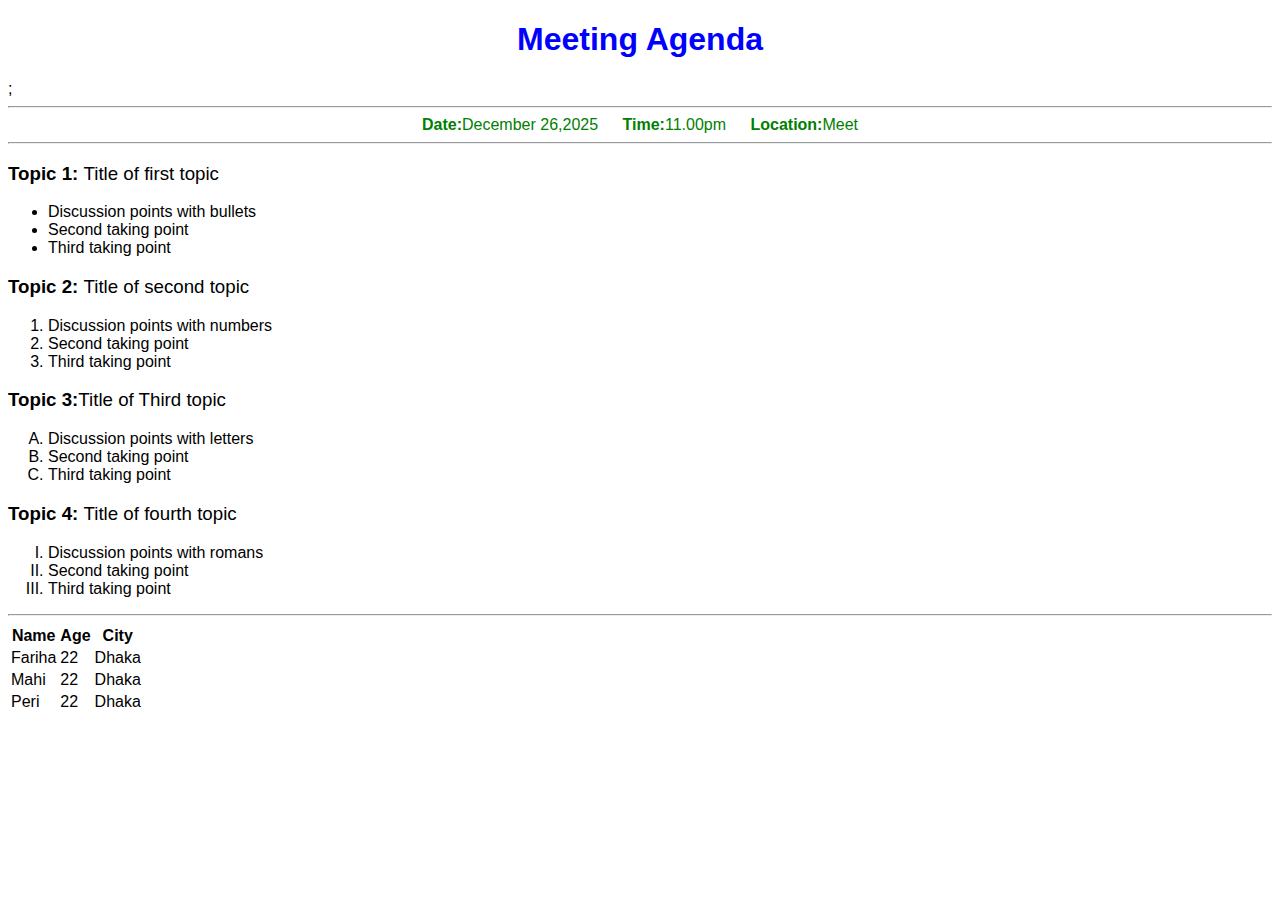
<file: Web_Programming/Mid/Web_practice_fronted/HTML/index.html>
<!DOCTYPE html>
<html lang="en">
<head>
    <meta charset="UTF-8">
    <meta name="viewport" content="width=device-width, initial-scale=1.0">
    <title>HTML Learning</title>
    <style>
        body{
            font-family: Arial;
        }
        h1{
           color: blue;
           text-align:center
        }
        div.infos{
            text-align: center;
            color: green;
        }
        span.info{
            margin: 10px;
        }

        h3 > span{
            font-weight: normal;   
        }
        .letters{
            list-style-type: upper-alpha;
        }
        .romans{
            list-style-type: upper-roman;
        }

    </style>
</head>
<body>
    <h1>Meeting Agenda</h1>;
    <hr>

    <div class="infos"> 
    <span class="info"><strong>Date:</strong>December 26,2025</span>
    <span class="info"><strong>Time:</strong>11.00pm</span>
    <span class="info"><strong>Location:</strong>Meet</span>
    </div>

    <!-- <p style="font-family: Times New Roman;">please come in home</p> -->
    <hr>


    <h3>Topic 1: <span>Title of first topic</span> </h3>
    <ul>
        <li>Discussion points with bullets</li>
        <li>Second taking point</li>
        <li>Third taking point</li>
    </ul>

    <h3>Topic 2: <span>Title of second topic</span></h3>
    <ol>
        <li>Discussion points with numbers</li>
        <li>Second taking point</li>
        <li>Third taking point</li>
    </ol>

    <h3>Topic 3:<span>Title of Third topic</span> </h3>
    <ol class="letters">
        <li>Discussion points with letters</li>
        <li>Second taking point</li>
        <li>Third taking point</li>
    </ol>

    <h3>Topic 4: <span>Title of fourth topic</span> </h3>
    <ol class="romans">
        <li>Discussion points with romans</li>
        <li>Second taking point</li>
        <li>Third taking point</li>
    </ol>
    <hr>

<table>
    <thead>
        <tr>
            <th>Name</th>
            <th>Age</th>
            <th>City</th>
        </tr>
    </thead>
    <tbody>
        <tr>
            <td>Fariha</td>
            <td>22</td>
            <td>Dhaka</td>
        </tr>
        <tr>
            <td>Mahi</td>
            <td>22</td>
            <td>Dhaka</td>
        </tr>
        <tr>
            <td>Peri</td>
            <td>22</td>
            <td>Dhaka</td>
        </tr>
    </tbody>
</table>

</body>
</html>
</file>
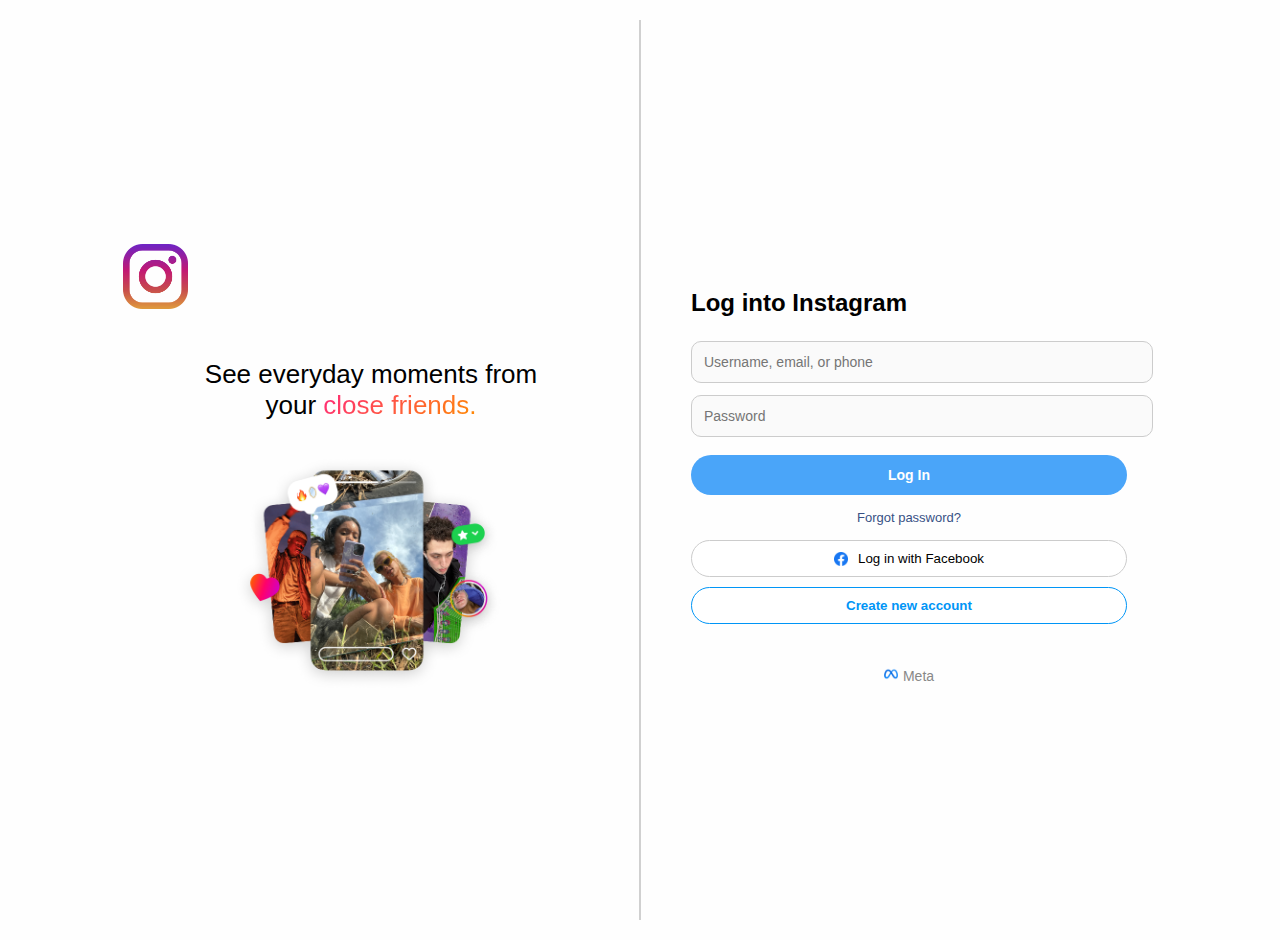
<file: Web_Programming/Instagram fronted making/project/home.html>
<!DOCTYPE html>
<html lang="en">
  <head>
    <meta charset="UTF-8" />
    <meta name="viewport" content="width=device-width, initial-scale=1.0" />
    <title>IG Login Page</title>
    <link rel="stylesheet" href="style.css" />
  </head>
  <body>
    <div class="main-wrapper">
      <div class="left-panel">
        <img src="insta_icon.png" alt="Instagram Logo" class="logo-img" />
        <p class="slogan">
          See everyday moments from <br />
          your <span class="highlighted-text">close friends.</span>
        </p>
        <img src="page.png" alt="Landing Image" class="hero-img" />
      </div>
      <div class="divider"></div>
      <div class="right-panel">
        <div class="form-wrapper">
          <h2>Log into Instagram</h2>
          <input
            type="text"
            placeholder="Username, email, or phone"
            class="text-field"
          />
          <input type="password" placeholder="Password" class="text-field" />
          <button class="primary-btn">Log In</button>
          <p class="recover">Forgot password?</p>
          <button class="facebook-btn">
            <img src="fb_icon.png" alt="Facebook Logo" /> Log in with Facebook
          </button>
          <button class="signup-btn">Create new account</button>
        </div>
        <p class="brand-meta"><img src="meta_icon.png" alt="Meta" />Meta</p>
      </div>
    </div>
  </body>
</html>
</file>
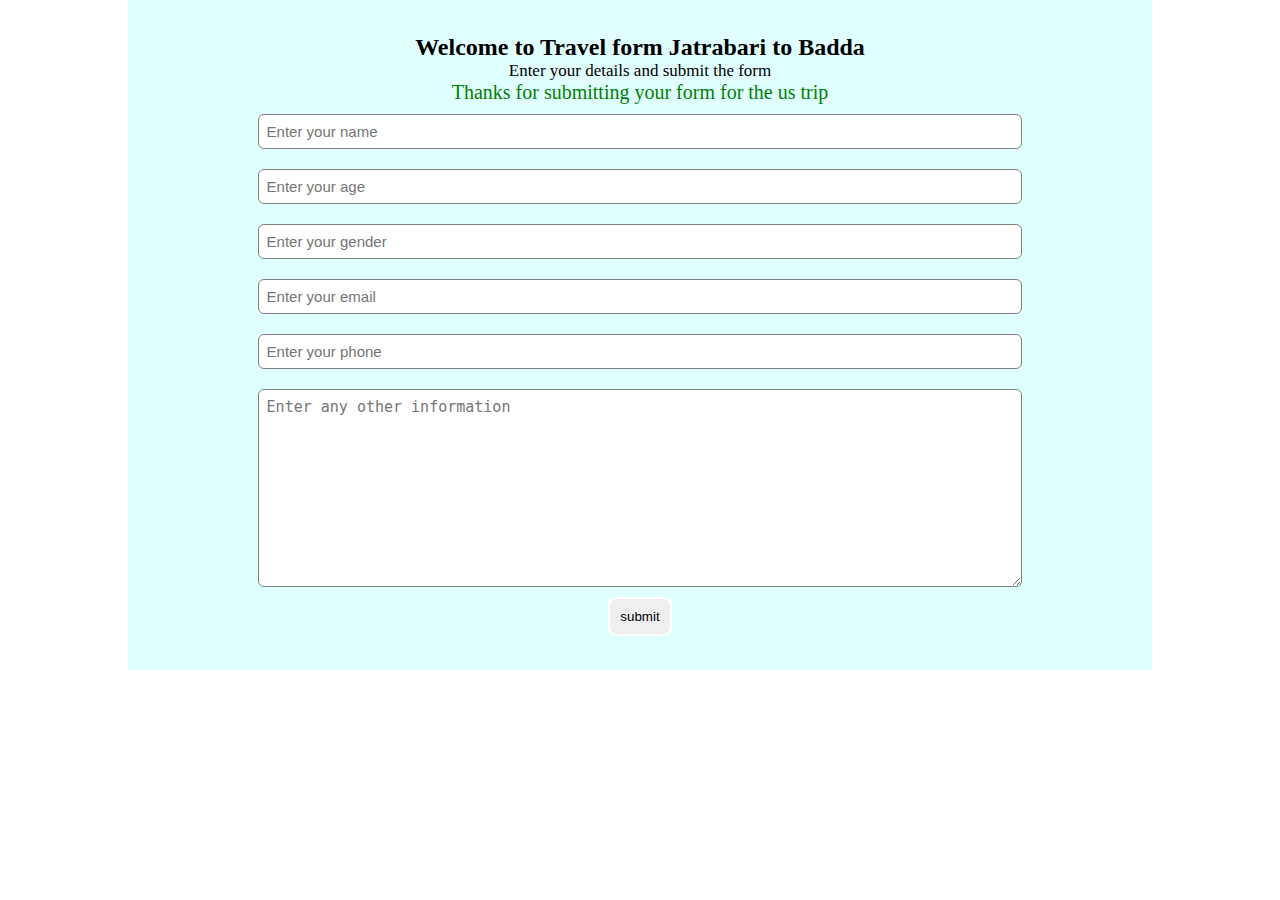
<file: Web_Programming/PHP_and_form/Project_form_making/_index.html>
<!DOCTYPE html>
<html lang="en">
<head>
    <meta charset="UTF-8">
    <meta name="viewport" content="width=device-width, initial-scale=1.0">
    <title>Welcome to Travel form</title>
    <link rel="stylesheet" href="style.css">
</head>

<body>
    <div class ="container">
        <h2>Welcome to Travel form Jatrabari to Badda</h2>
        <P>Enter your details and submit the form</P>
        <p class="submitmsg">Thanks for submitting your form for the us trip</p>
       <form action="index.php" method="post">
        <input type="text" name="name" id="name" placeholder="Enter your name">
        <input type="text" name="Age" id="Age" placeholder="Enter your age">
        <input type="text" name="gender" id="gender" placeholder="Enter your gender">
        <input type="email" name="email" id="email" placeholder="Enter your email">
        <input type="phone" name="phone" id="phone" placeholder="Enter your phone">
        <textarea name="desc" id="desc" cols="20" rows="10" placeholder="Enter any other information"></textarea>
        <button class="btn">submit</button>
        
       </form>

    </div>
</body>
</html>
</file>
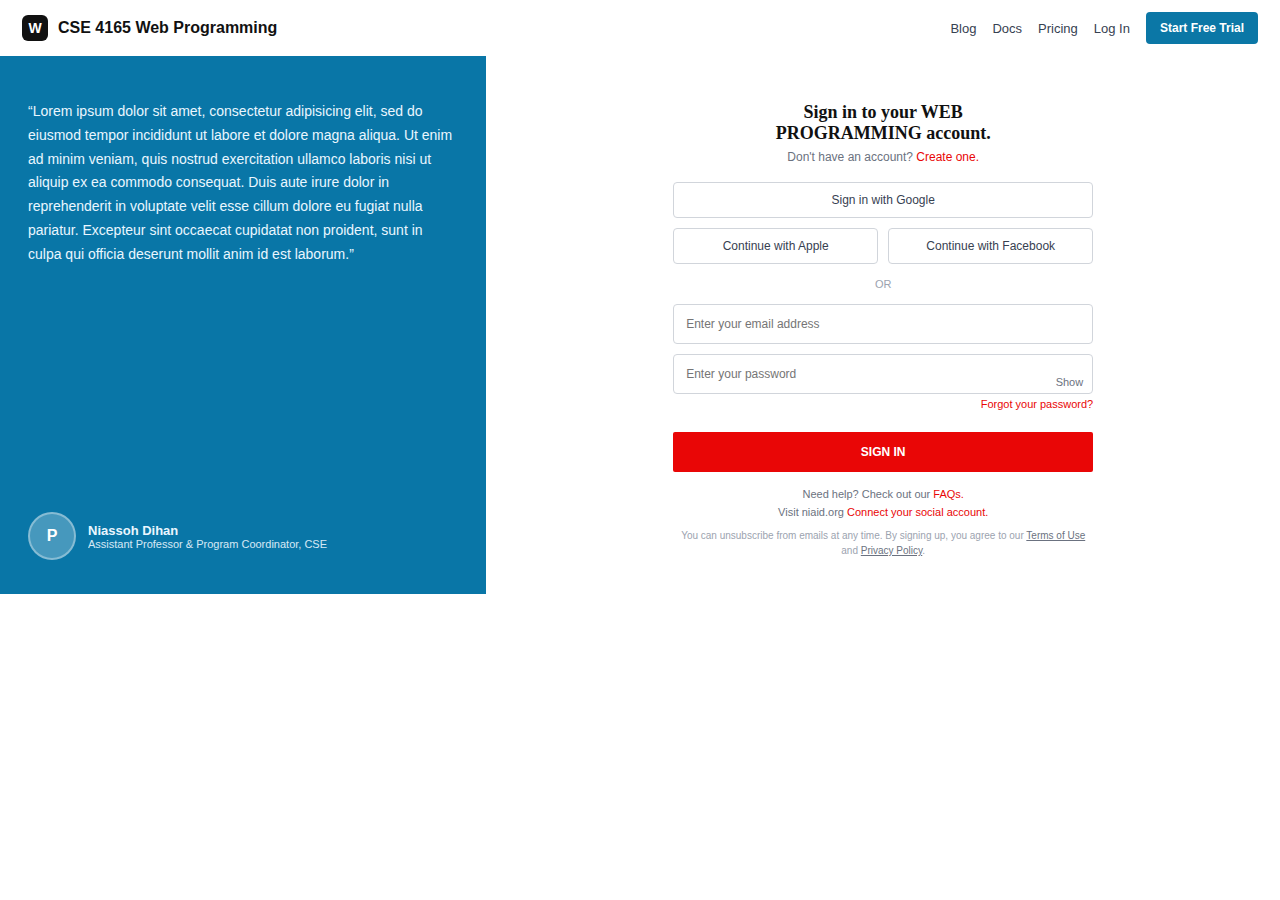
<file: Web_Programming/Mid/251_Q2/251_Q2/Q2.html>
<!DOCTYPE html>
<html lang="en">
<head>
  <meta charset="UTF-8" />
  <meta name="viewport" content="width=device-width, initial-scale=1.0" />
  <title>Web Programming - Sign In</title>
  <style>
    *{box-sizing:border-box;margin:0;padding:0;font-family:Arial,Helvetica,sans-serif;}
    body{background:#fff;color:#111;}

    /* ===== Top Bar ===== */
    .topbar{
      height:56px;
      display:flex;
      align-items:center;
      justify-content:space-between;
      padding:0 22px;
      /*border-bottom:1px solid #e5e7eb;*/
      background:#fff;
    }
    .brand{
      display:flex;
      align-items:center;
      gap:10px;
      font-weight:700;
      color:#111;
    }
    .logo-box{
      width:26px;height:26px;
      border-radius:6px;
      background:#111;
      display:flex;align-items:center;justify-content:center;
      color:#fff;font-size:14px;
    }
    .nav{
      display:flex;
      align-items:center;
      gap:16px;
      font-size:13px;
      color:#374151;
    }
    .nav a{
      text-decoration:none;
      color:#374151;
    }
    .nav a:hover{ text-decoration:underline; }
    .btn-trial{
      border:none;
      background:#0b77a6;
      color:#fff;
      padding:9px 14px;
      border-radius:4px;
      font-size:12px;
      cursor:pointer;
      font-weight:600;
    }

    /* ===== Main Split ===== */
    .wrap{
      display:flex;
    }
    .left{
      width:38%;
      background:#0976a7;
      color:#eaf6ff;
      padding:34px 28px;
      display:flex;
      flex-direction:column;
      justify-content:space-between;
    }
    .left p{
      line-height:1.7;
      font-size:14px;
      margin-top:10px;
    }
    .profile{
      display:flex;
      align-items:center;
      gap:12px;
      margin-top:22px;
    }
    .avatar{
      width:48px;height:48px;
      border-radius:50%;
      background:rgba(255,255,255,0.25);
      border:2px solid rgba(255,255,255,0.35);
      display:flex;align-items:center;justify-content:center;
      font-weight:700;
      color:#fff;
    }
    .profile .name{ font-weight:700; font-size:13px; }
    .profile .role{ font-size:11px; opacity:0.9; }

    .right{
      flex:1;
      display:flex;
      justify-content:center;
      padding:36px 24px;
      background:#fff;
    }
    .card{
      width:420px;
      text-align:center;
      padding-top:10px;
    }

    .card h2{
      font-family: "Times New Roman", Times, serif;
      font-size:18px;
      margin-bottom:6px;
      font-weight:700;
    }
    .sub{
      font-size:12px;
      color:#6b7280;
      margin-bottom:18px;
    }
    .sub a{ color:#e90606; text-decoration:none; }
    .sub a:hover{ text-decoration:underline; }

    /* Social buttons */
    .btn-wide{
      width:100%;
      border:1px solid #d1d5db;
      background:#fff;
      padding:10px 12px;
      border-radius:4px;
      font-size:12px;
      cursor:pointer;
      display:flex;
      align-items:center;
      justify-content:center;
      gap:10px;
      color:#374151;
      margin-bottom:10px;
    }
    .icon{
      width:16px;height:16px;border-radius:3px;
      background:#e5e7eb;
      display:inline-block;
    }
    .row-2{
      display:flex;
      gap:10px;
      margin-bottom:12px;
    }
    .row-2 .btn-wide{ margin-bottom:0; }

    .or{
      display:flex;
      align-items:center;
      justify-content: center;
      gap:10px;
      color:#9ca3af;
      font-size:11px;
      margin:14px 0;
    }


    /* Inputs */
    .field{
      width:100%;
      margin-bottom:10px;
      text-align:left;
    }
    .input{
      width:100%;
      height:40px;
      border:1px solid #d1d5db;
      border-radius:4px;
      padding:0 12px;
      font-size:12px;
      outline:none;
    }
    .input:focus{
      border-color:#9ca3af;
      box-shadow:0 0 0 2px rgba(156,163,175,0.2);
    }

    .pw-row{
      position:relative;
    }
    .show{
      position:absolute;
      right:10px;
      top:50%;
      transform:translateY(-50%);
      font-size:11px;
      color:#6b7280;
      cursor:pointer;
    }

    .forgot{
      text-align:right;
      font-size:11px;
      margin-top:4px;
    }
    .forgot a{ color:#e90606; text-decoration:none; }
    .forgot a:hover{ text-decoration:underline; }

    .btn-signin{
      width:100%;
      height:40px;
      border:none;
      background:#e90606;
      color:#fff;
      font-weight:700;
      font-size:12px;
      border-radius:2px;
      cursor:pointer;
      margin:12px 0 10px;
    }

    .help{
      font-size:11px;
      color:#6b7280;
      margin:6px 0;
    }
    .help a{ color:#e90606; text-decoration:none; }
    .help a:hover{ text-decoration:underline; }

    .terms{
      margin-top:10px;
      font-size:10px;
      color:#9ca3af;
      line-height:1.5;
    }
    .terms a{ color:#6b7280; text-decoration:underline; }

  </style>
</head>
<body>

  <!-- Top Bar -->
  <div class="topbar">
    <div class="brand">
      <div class="logo-box">W</div>
      <div>CSE 4165 Web Programming</div>
    </div>

    <div class="nav">
      <a href="#">Blog</a>
      <a href="#">Docs</a>
      <a href="#">Pricing</a>
      <a href="#">Log In</a>
      <button class="btn-trial">Start Free Trial</button>
    </div>
  </div>

  <!-- Main -->
  <div class="wrap">
    <!-- Left panel -->
    <div class="left">
      <div>
        <p>
          “Lorem ipsum dolor sit amet, consectetur adipisicing elit, sed do eiusmod tempor
          incididunt ut labore et dolore magna aliqua. Ut enim ad minim veniam, quis nostrud
          exercitation ullamco laboris nisi ut aliquip ex ea commodo consequat. Duis aute
          irure dolor in reprehenderit in voluptate velit esse cillum dolore eu fugiat nulla
          pariatur. Excepteur sint occaecat cupidatat non proident, sunt in culpa qui officia
          deserunt mollit anim id est laborum.”
        </p>
      </div>

      <div class="profile">
        <div class="avatar">P</div>
        <div>
          <div class="name">Niassoh Dihan</div>
          <div class="role">Assistant Professor &amp; Program Coordinator, CSE</div>
        </div>
      </div>
    </div>

    <!-- Right panel -->
    <div class="right">
      <div class="card">
        <h2>Sign in to your WEB<br/>PROGRAMMING account.</h2>
        <div class="sub">
          Don't have an account? <a href="#">Create one.</a>
        </div>

        <button class="btn-wide">
          Sign in with Google
        </button>

        <div class="row-2">
          <button class="btn-wide"> Continue with Apple</button>
          <button class="btn-wide"> Continue with Facebook</button>
        </div>

        <div class="or"> OR </div>

        <div class="field">
          <input class="input" type="email" placeholder="Enter your email address" />
        </div>

        <div class="field pw-row">
          <input class="input" type="password" placeholder="Enter your password" />
          <div class="show">Show</div>
          <div class="forgot"><a href="#">Forgot your password?</a></div>
        </div>

        <button class="btn-signin">SIGN IN</button>

        <div class="help">
          Need help? Check out our <a href="#">FAQs.</a>
        </div>
        <div class="help">
          Visit niaid.org <a href="#">Connect your social account.</a>
        </div>

        <div class="terms">
          You can unsubscribe from emails at any time. By signing up, you agree to our
          <a href="#">Terms of Use</a> and <a href="#">Privacy Policy</a>.
        </div>
      </div>
    </div>
  </div>

</body>
</html>
</file>
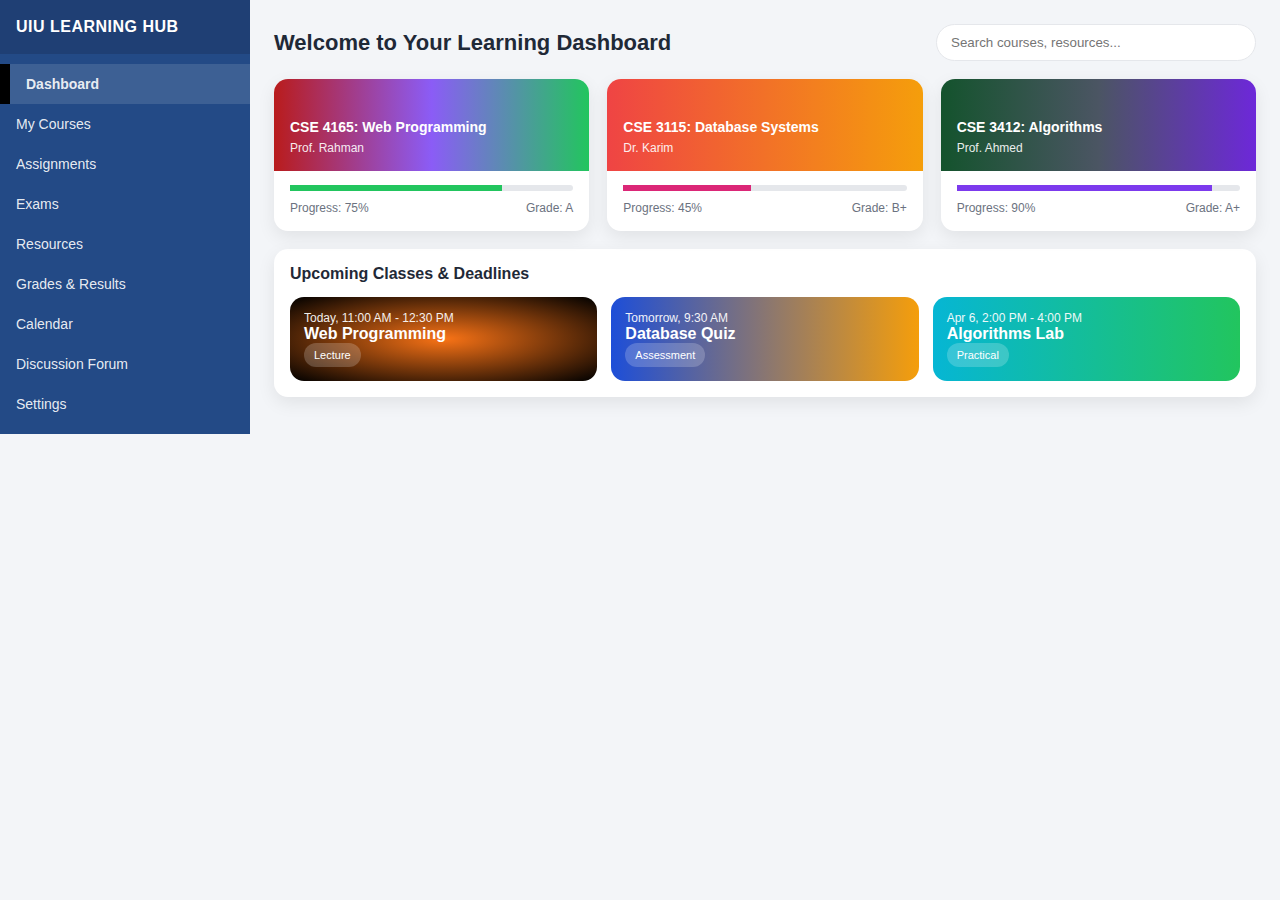
<file: Web_Programming/Mid/252_Q1/252_Q1/course.html>
<!DOCTYPE html>
<html lang="en">
<head>
  <meta charset="UTF-8" />
  <meta name="viewport" content="width=device-width, initial-scale=1.0" />
  <title>UIU Learning Hub</title>
  <link rel="stylesheet" href="course.css" />
</head>
<body>

  <div class="app">

    <!-- Sidebar -->
    <div class="sidebar">
      <div class="brand">UIU LEARNING HUB</div>

      <div class="nav">
        <a class="nav-item active" href="#">Dashboard</a>
        <a class="nav-item" href="#">My Courses</a>
        <a class="nav-item" href="#">Assignments</a>
        <a class="nav-item" href="#">Exams</a>
        <a class="nav-item" href="#">Resources</a>
        <a class="nav-item" href="#">Grades & Results</a>
        <a class="nav-item" href="#">Calendar</a>
        <a class="nav-item" href="#">Discussion Forum</a>
        <a class="nav-item" href="#">Settings</a>
      </div>
    </div>

    <!-- Main -->
    <div class="main">

      <!-- Top bar -->
      <div class="topbar">
        <div class="title">Welcome to Your Learning Dashboard</div>
        <div class="search">
          <input type="text" placeholder="Search courses, resources..." />
        </div>
      </div>

      <!-- Courses -->
      <div class="course-grid">

        <div class="course-card">
          <div class="course-hero hero-1">
            <div class="course-name">CSE 4165: Web Programming</div>
            <div class="course-teacher">Prof. Rahman</div>
          </div>
          <div class="course-body">
            <div class="bar"><span style="width:75%"></span></div>
            <div class="meta">
              <div>Progress: 75%</div>
              <div>Grade: A</div>
            </div>
          </div>
        </div>

        <div class="course-card">
          <div class="course-hero hero-2">
            <div class="course-name">CSE 3115: Database Systems</div>
            <div class="course-teacher">Dr. Karim</div>
          </div>
          <div class="course-body">
            <div class="bar"><span style="width:45%"></span></div>
            <div class="meta">
              <div>Progress: 45%</div>
              <div>Grade: B+</div>
            </div>
          </div>
        </div>

        <div class="course-card">
          <div class="course-hero hero-3">
            <div class="course-name">CSE 3412: Algorithms</div>
            <div class="course-teacher">Prof. Ahmed</div>
          </div>
          <div class="course-body">
            <div class="bar"><span style="width:90%"></span></div>
            <div class="meta">
              <div>Progress: 90%</div>
              <div>Grade: A+</div>
            </div>
          </div>
        </div>

      </div>

      <!-- Upcoming section -->
      <div class="panel">
        <div class="panel-title">Upcoming Classes & Deadlines</div>

        <div class="upcoming-grid">
          <div class="up-card up-1">
            <div class="up-time">Today, 11:00 AM - 12:30 PM</div>
            <div class="up-title">Web Programming</div>
            <div class="pill">Lecture</div>
          </div>

          <div class="up-card up-2">
            <div class="up-time">Tomorrow, 9:30 AM</div>
            <div class="up-title">Database Quiz</div>
            <div class="pill">Assessment</div>
          </div>

          <div class="up-card up-3">
            <div class="up-time">Apr 6, 2:00 PM - 4:00 PM</div>
            <div class="up-title">Algorithms Lab</div>
            <div class="pill">Practical</div>
          </div>
        </div>
      </div>

    </div>
  </div>

</body>
</html>
</file>
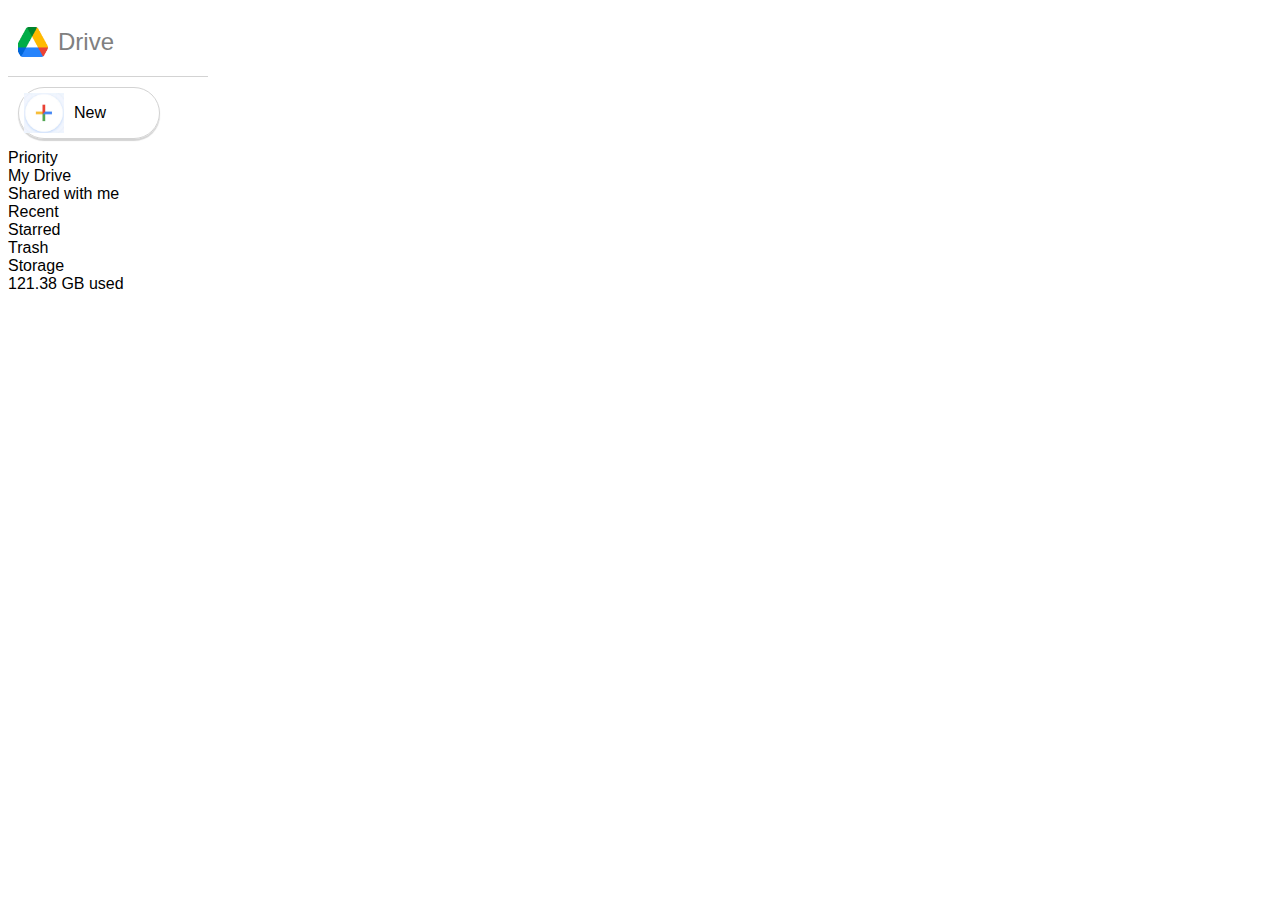
<file: Web_Programming/Mid/Web_practice_fronted/HTML/drive.html>
<!DOCTYPE html>
<html lang="en">
<head>
    <meta charset="UTF-8">
    <meta name="viewport" content="width=device-width, initial-scale=1.0">
    <title>Drive Template</title>

    <style type="text/css">
        body{
            font-family: Arial;
        }
        .container{
                display: flex;
                flex-direction: column;
                width: 200px;
            }
        .container > .title{
            display: flex;
            flex-direction: row;
            align-items: center;;
        }
        .container > .title h2{
            font-weight: normal;
            color: gray;
        }
        .container > .title img{
            margin: 10px;
        }
        .title{
            border-bottom: 1px solid lightgray;
        }

        .container > .button{
            display: flex;
            margin: 10px;
            align-items: center;
            border: 1px solid lightgrey;
            border-radius: 30px;
            width: 130px;
            padding: 5px;
            box-shadow: 0px 2px 1px lightgray;
        }
        .container > .button span{
            margin: 10px;
            flex-grow: 1;
            /* text-align: center; */
        }
    </style>

</head>
<body>
    <div class="container">

        <div class="title">
            <img src="drivelogo.png" alt="Error" height="30px" width="30px">
            <h2>Drive</h2>
        </div>

        <div class="button">
            <img src="driveplus.png" height="40px" width="40px">
            <!-- <img src="driveplus.png" alt="Error" > -->
            <span>New</span>
        </div>

        <div>Priority</div>
        <div>My Drive</div>
        <div>Shared with me</div>
        <div>Recent</div>
        <div>Starred</div>
        <div>Trash</div>
        <div>Storage</div>
        <div>121.38 GB used</div>
    </div>
</body>
</html>
</file>
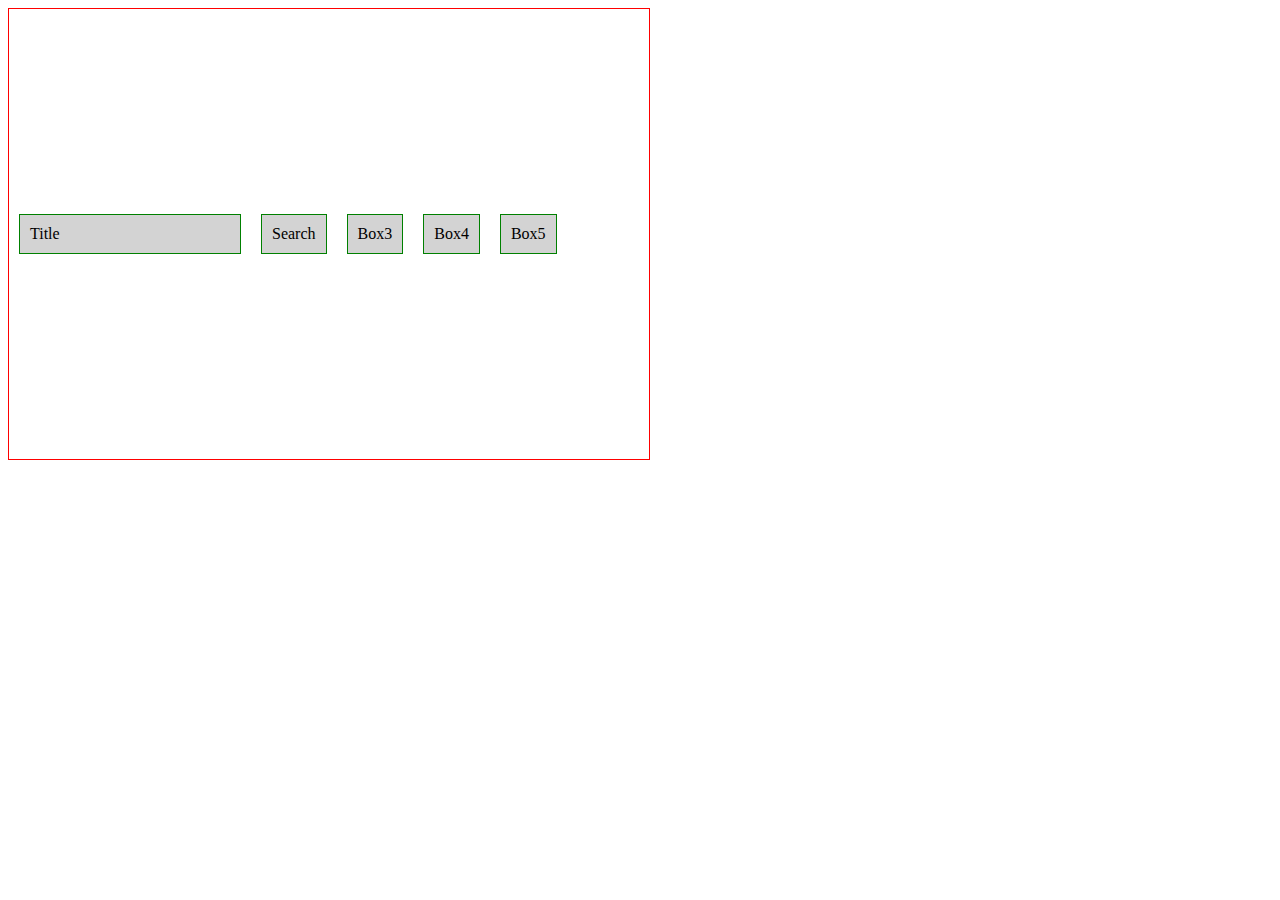
<file: Web_Programming/Mid/Web_practice_fronted/HTML/flexbox.html>
<!DOCTYPE html>
<html lang="en">
<head>
    <meta charset="UTF-8">
    <meta name="viewport" content="width=device-width, initial-scale=1.0">
    <title>Flexbox</title>
    <style>
        .container{
            display: flex;
            flex-direction:row;
            /* justify content parent property */
            justify-content: flex-start; 
            border: 1px solid red;
            height: 50vh;
            width: 50vw;
            align-items: center;
            /* justify-content: space-between; */
            /* justify-content: space-around; */
        }
        .box{
            border: 1px solid green;
            background-color: lightgrey;;
            padding: 10px;
            margin: 10px;
           
        }
        #box1{
            /* flex-grow: 0; */
             width: 200px;
            /* flex-shrink: 0; width will remain constant */
        }
        #box2{
            flex-grow: 0;
        }
    </style>
</head>
<body>
    <div class="container">
        <div class="box" id="box1">Title</div>
        <div class="box" id="box2">Search</div>
        <div class="box">Box3</div>
        <div class="box">Box4</div>
        <div class="box">Box5</div>
    </div>
</body>
</html>
</file>
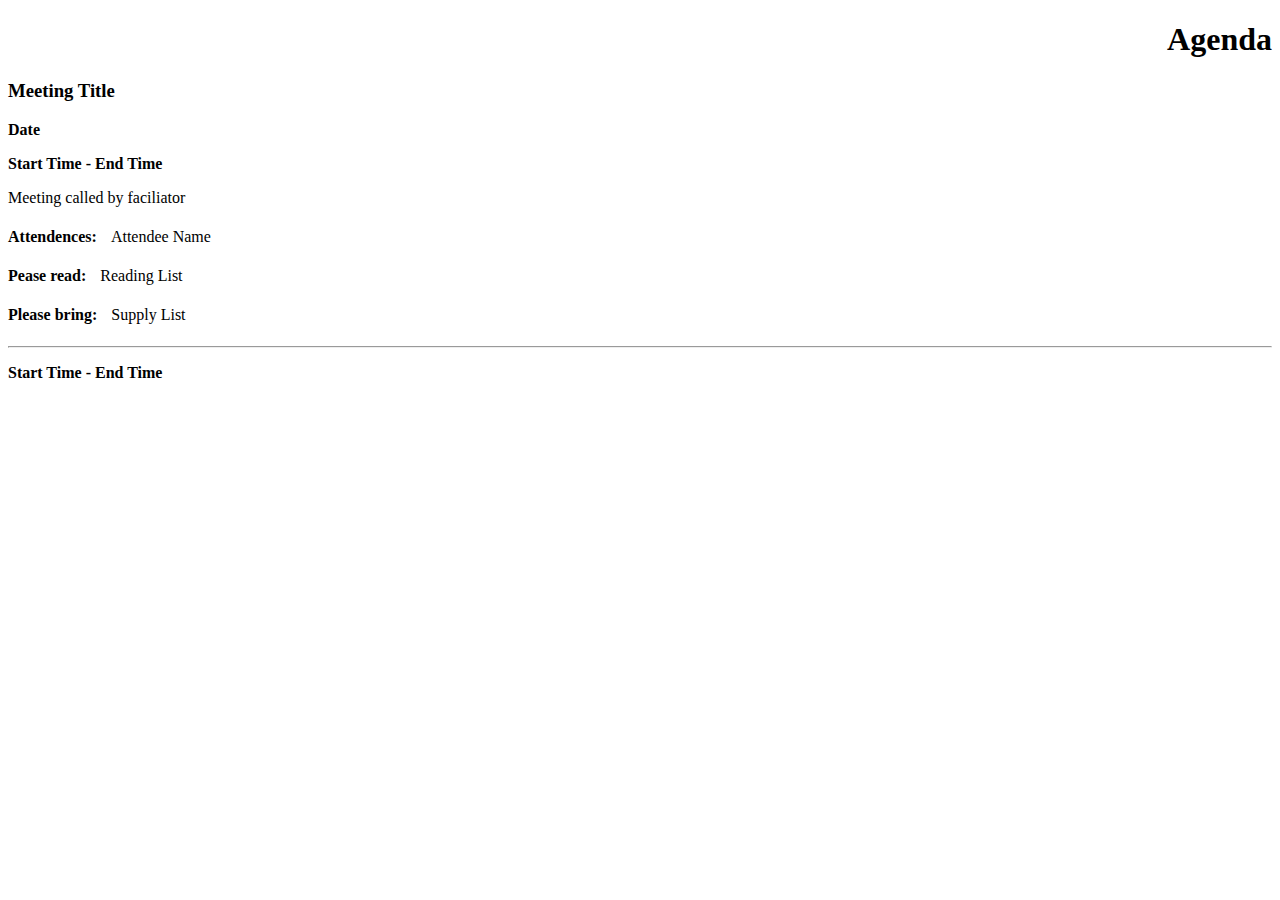
<file: Web_Programming/Mid/Web_practice_fronted/HTML/prac1.html>
<!DOCTYPE html>
<html lang="en">
<head>
    <meta charset="UTF-8">
    <meta name="viewport" content="width=device-width, initial-scale=1.0">
    <title>Document</title>
</head>
<body>
    <h1 style="text-align: end;">Agenda</h1>
    <h3>Meeting Title</h3>
    <p><strong>Date</strong></p>
    <p><strong>Start Time - End Time</strong></p>
    <p>Meeting called by faciliator</p>

    <h4>Attendences: <span style="margin: 10px; font-weight: normal;">Attendee Name</span></h4>
    <h4>Pease read: <span style="margin: 10px; font-weight: normal;">Reading List</span></h4>
    <h4>Please bring: <span style="margin: 10px; font-weight: normal;">Supply List</span></h4>

    <hr>
    <p><strong>Start Time - End Time</strong></p>



    
</body>
</html>
</file>
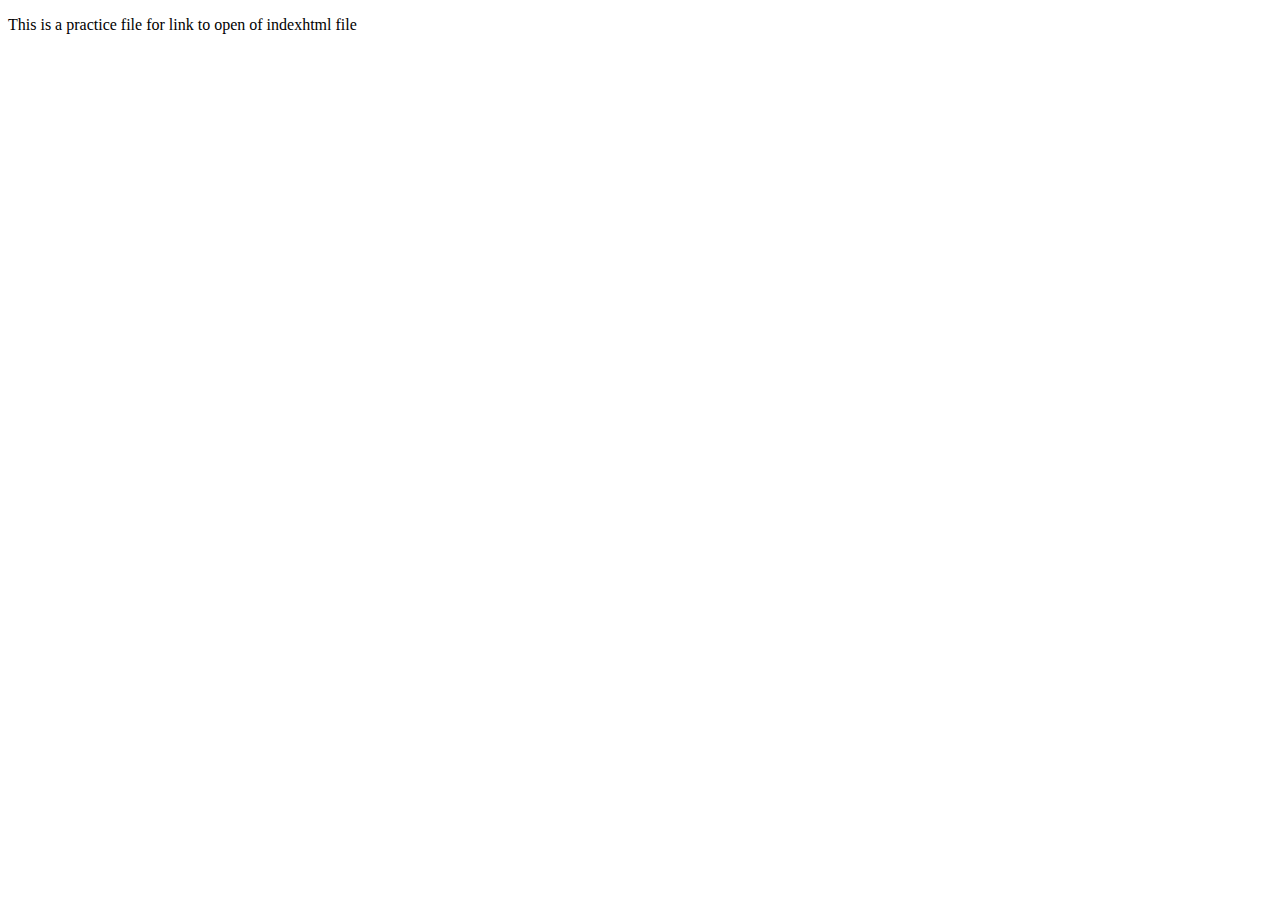
<file: Web_Programming/Mid/Web_practice_fronted/HTML_CSS_JS/prac.html>
<!DOCTYPE html>
<html lang="en">
<head>
    <meta charset="UTF-8">
    <meta name="viewport" content="width=device-width, initial-scale=1.0">
    <title>Document</title>
</head>
<body>
    <p>This is a practice file for link to open of indexhtml file</p>
</body>
</html>
</file>
<file: Web_Programming/Instagram fronted making/project/style.css>
body {
  margin: 0;
  padding: 0;
  box-sizing: border-box;
  font-family: "Poppins", sans-serif;
  background-color: #fefefe;
}

.main-wrapper {
  display: flex;
  justify-content: center;
  align-items: center;
  height: 100vh;
  padding: 20px;
}

.left-panel {
  width: 40%;
}

.slogan {
  text-align: center;
}

.logo-img {
  height: 65px;
  margin-bottom: 20px;
}

.slogan {
  font-size: 26px;
  font-weight: 500;
  margin-bottom: 20px;
}

.highlighted-text {
  background: linear-gradient(135deg, #ff297b, #ff8c00);
  background-clip: text;
  color: transparent;
}

.hero-img {
  width: 55%;
  margin-top: 15px;
  margin-left: 22%;
}

.divider {
  width: 2px;
  background-color: #d0d0d0;
  height: 100%;
  margin: 0 20px;
}

.right-panel {
  width: 40%;
}

.form-wrapper {
  padding: 28px 30px;
  border-radius: 12px;
}

.form-wrapper h2 {
  margin-bottom: 18px;
  font-weight: 600;
}

.text-field {
  width: 100%;
  padding: 12px;
  margin: 6px 0;
  border-radius: 10px;
  border: 1px solid #ccc;
  background: #fafafa;
  font-size: 14px;
}

.primary-btn {
  width: 100%;
  padding: 12px;
  margin-top: 12px;
  border-radius: 20px;
  border: none;
  background: #4aa5f9;
  color: #fff;
  font-weight: bold;
  cursor: pointer;
  font-size: 14px;
}

.recover {
  font-size: 13px;
  margin: 15px 0;
  text-align: center;
  cursor: pointer;
  color: #385185;
}

.facebook-btn {
  width: 100%;
  padding: 10px;
  border-radius: 20px;
  border: 1px solid #ccc;
  background: #fff;
  margin-top: 10px;
  display: flex;
  justify-content: center;
  align-items: center;
  gap: 5px;
  cursor: pointer;
}

.facebook-btn img {
  height: 14px;
  margin-right: 5px;
}

.signup-btn {
  width: 100%;
  padding: 10px;
  margin-top: 10px;
  border-radius: 20px;
  border: 1px solid #0095f6;
  background: #fff;
  color: #0095f6;
  font-weight: bold;
  cursor: pointer;
}

/* Meta Footer */
.brand-meta {
  text-align: center;
  font-size: 14px;
  color: #888;
  margin-top: 15px;
}

.brand-meta img {
  height: 14px;
  margin-right: 5px;
}
</file>
<file: Web_Programming/PHP_and_form/Project_form_making/style.css>
*{
    margin: 0;
    padding: 0;
    box-sizing: border-box;
}
.container{
    width: 80%;
    background: lightcyan;
    margin: auto;
    padding: 34px;
}
.container h2,p{
    text-align: center;
    font-family: 'sriracha, cursive';
}
p{
    font-size: 17px;
}
input,textarea{
    width: 80%;
    padding: 8px;
    margin: 10px auto;
    font-size: 15px;
    border: 1px solid gray;
    border-radius: 6px;
    outline: none;
}

form{
    display: flex;
    flex-direction: column;
    align-items: center;
    justify-content: center;
}
.btn{
    padding: 10px;
    border: 2px solid white;
    border-radius: 8px;
}
.submitmsg{
    color:green;
    font-size: 20px;
}
</file>
<file: Web_Programming/Mid/252_Q1/252_Q1/course.css>
* { box-sizing: border-box; }

body{
  margin: 0;
  font-family: Arial, Helvetica, sans-serif;
  background: #f3f5f8;
  color: #1f2937;
}

/* Main layout (Flexbox) */
.app{
  display: flex;
}

/* Sidebar */
.sidebar{
  width: 250px;
  background: #234a86;
  color: #fff;
  display: flex;
  flex-direction: column;
}

.brand{
  padding: 18px 16px;
  font-weight: 700;
  letter-spacing: .5px;
  background: #1f3f74;
}

.nav{
  padding: 10px 0;
  display: flex;
  flex-direction: column;
}

.nav-item{
  padding: 12px 16px;
  text-decoration: none;
  color: rgba(255,255,255,.9);
  font-size: 14px;
}

.nav-item:hover{ background: rgba(255,255,255,.08); }
.nav-item.active{ background: rgba(255,255,255,.12); font-weight: 700; 
border-left: 10px solid black;} 

/* Main */
.main{
  flex-grow : 1;
  padding: 24px;
}

/* Top bar (Flexbox) */
.topbar{
  display: flex;
  align-items: center;
  justify-content: space-between;
  gap: 16px;
  margin-bottom: 18px;
}

.title{
  font-size: 22px;
  font-weight: 700;
}

.search input{
  width: 320px;
  padding: 10px 14px;
  border-radius: 999px;
  border: 1px solid #e5e7eb;
  outline: none;
  background: #fff;
}

/* Course cards (Grid) */
.course-grid{
  display: grid;
  grid-template-columns: repeat(3, minmax(220px, 1fr));
  gap: 18px;
  margin-bottom: 18px;
}

.course-card{
  background: #fff;
  border-radius: 14px;
  overflow: hidden;
  box-shadow: 0 6px 18px rgba(0,0,0,.08);
}

.course-hero{
  padding: 16px;
  min-height: 92px;
  color: #fff;
  display: flex;
  flex-direction: column;
  justify-content: flex-end;
}

.course-name{ font-weight: 700; font-size: 14px; }
.course-teacher{ margin-top: 6px; font-size: 12px; opacity: .9; }

.hero-1{ background: linear-gradient(to right, #b91c1c, #8b5cf6, #22c55e); }
.hero-2{ background: linear-gradient(90deg, #ef4444, #f59e0b); }
.hero-3{ background: linear-gradient(90deg, #14532d, #4b5563, #6d28d9); }

.course-body{ padding: 14px 16px 16px; }

.bar{
  height: 6px;
  width: 100%;
  background: #e5e7eb;
  border-radius: 999px;
}
.bar span{
  display: block;
  height: 100%;
  background: #22c55e;
}
.course-card:nth-child(2) .bar span{ background: #db2777; }
.course-card:nth-child(3) .bar span{ background: #7c3aed; }

.meta{
  display: flex;
  justify-content: space-between;
  margin-top: 10px;
  font-size: 12px;
  color: #6b7280;
}

/* Upcoming panel */
.panel{
  background: #fff;
  border-radius: 14px;
  padding: 16px;
  box-shadow: 0 6px 18px rgba(0,0,0,.08);
}

.panel-title{
  font-size: 16px;
  font-weight: 700;
  margin-bottom: 14px;
}

/* Upcoming cards (Grid) */
.upcoming-grid{
  display: grid;
  grid-template-columns: repeat(3, minmax(220px, 1fr));
  gap: 14px;
}

.up-card{
  border-radius: 14px;
  padding: 14px;
  color: #fff;
  display: flex;
  flex-direction: column;
  justify-content: space-between;
}

.up-time{ font-size: 12px; opacity: .92; }
.up-title{ font-size: 16px; font-weight: 700; }

.pill{
  align-self: flex-start;
  font-size: 11px;
  padding: 6px 10px;
  border-radius: 999px;
  background: rgba(255,255,255,.2);
}

.up-1{ background: radial-gradient( #f97316, black); }
.up-2{ background: linear-gradient(90deg, #1d4ed8, #f59e0b); }
.up-3{ background: linear-gradient(90deg, #06b6d4, #22c55e); }
</file>
